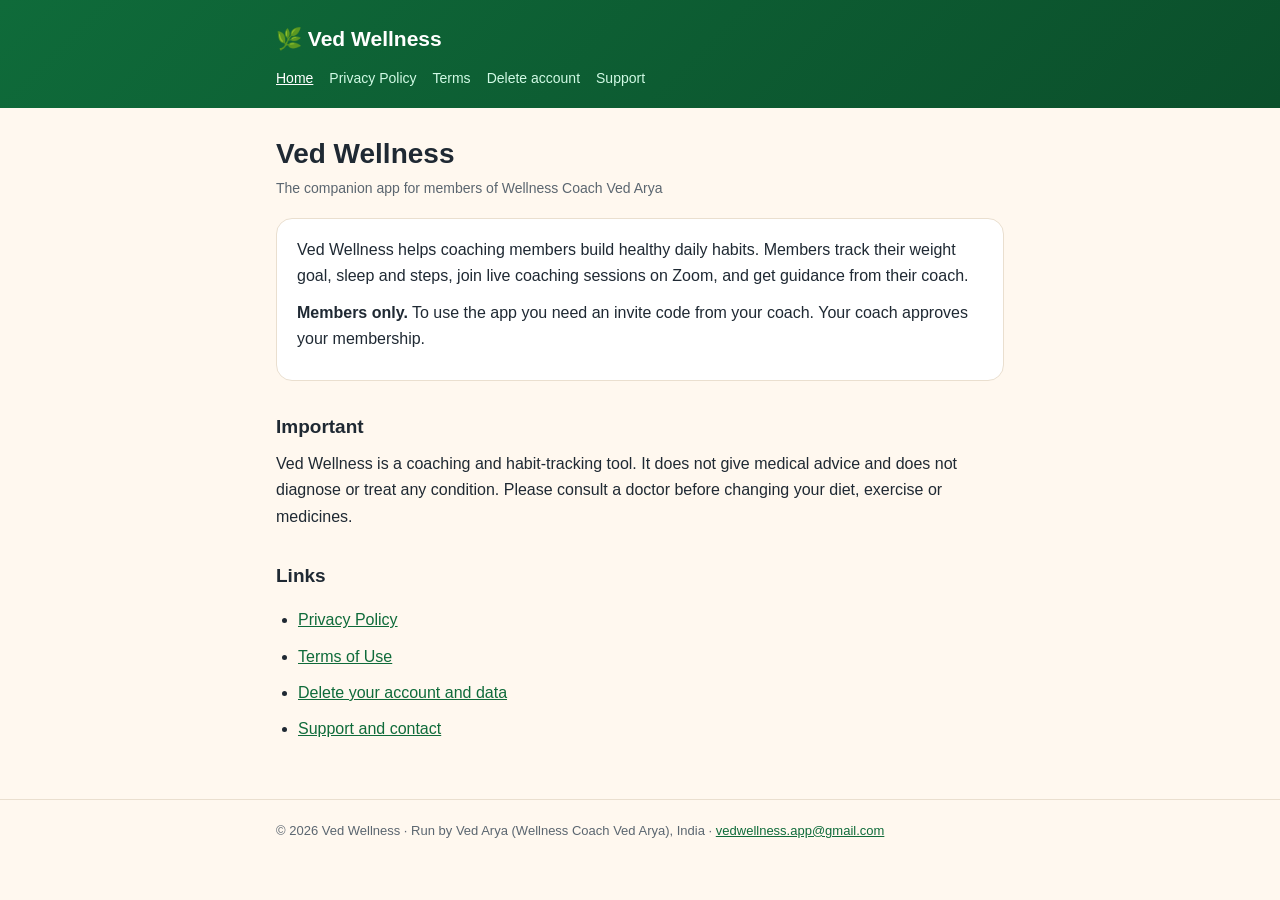
<file: index.html>
<!doctype html>
<html lang="en">
<head>
<meta charset="utf-8">
<meta name="viewport" content="width=device-width, initial-scale=1">
<link rel="stylesheet" href="style.css">
<title>Ved Wellness</title>
<meta name="description" content="Ved Wellness is the companion app for members of Wellness Coach Ved Arya.">
</head>
<body>
<header><div class="wrap">
<a class="brand" href="index.html" aria-current="page">🌿 Ved Wellness</a>
<nav><a href="index.html" aria-current="page">Home</a><a href="privacy.html">Privacy Policy</a><a href="terms.html">Terms</a><a href="delete-account.html">Delete account</a><a href="support.html">Support</a></nav>
</div></header>
<main><div class="wrap">

<h1>Ved Wellness</h1>
<p class="muted">The companion app for members of Wellness Coach Ved Arya</p>
<div class="card">
<p>Ved Wellness helps coaching members build healthy daily habits. Members track their weight goal, sleep and steps, join live coaching sessions on Zoom, and get guidance from their coach.</p>
<p><strong>Members only.</strong> To use the app you need an invite code from your coach. Your coach approves your membership.</p>
</div>
<h2>Important</h2>
<p>Ved Wellness is a coaching and habit-tracking tool. It does not give medical advice and does not diagnose or treat any condition. Please consult a doctor before changing your diet, exercise or medicines.</p>
<h2>Links</h2>
<ul>
<li><a href="privacy.html">Privacy Policy</a></li>
<li><a href="terms.html">Terms of Use</a></li>
<li><a href="delete-account.html">Delete your account and data</a></li>
<li><a href="support.html">Support and contact</a></li>
</ul>

</div></main>
<footer><div class="wrap">© 2026 Ved Wellness · Run by Ved Arya (Wellness Coach Ved Arya), India · <a href="mailto:vedwellness.app@gmail.com">vedwellness.app@gmail.com</a></div></footer>
</body>
</html>
</file>
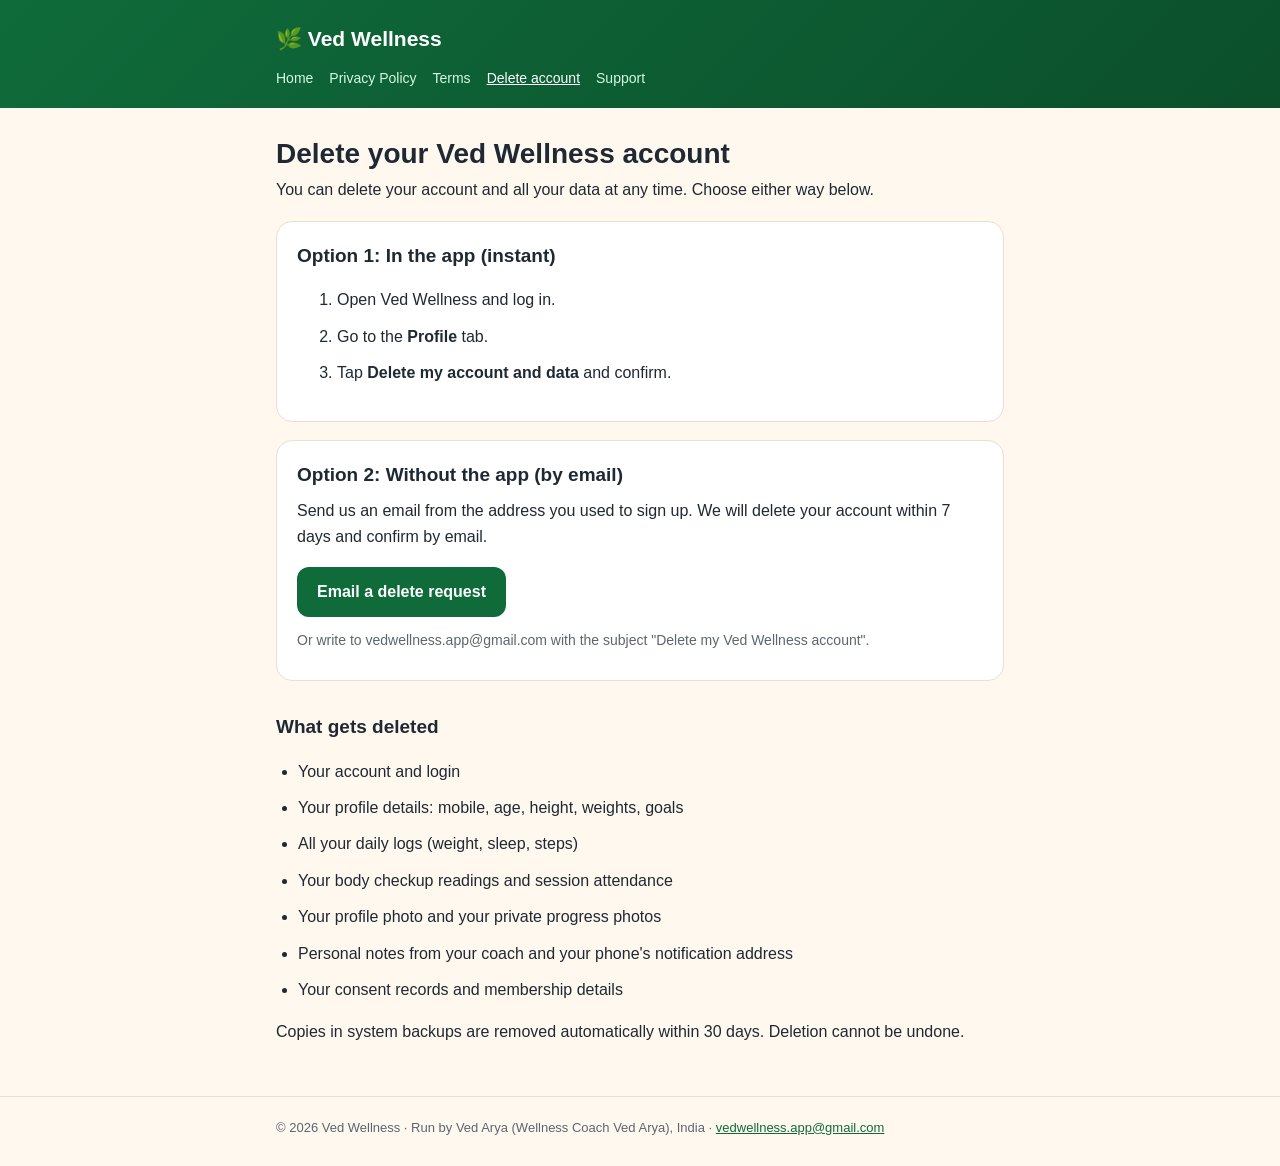
<file: delete-account.html>
<!doctype html>
<html lang="en">
<head>
<meta charset="utf-8">
<meta name="viewport" content="width=device-width, initial-scale=1">
<link rel="stylesheet" href="style.css">
<title>Delete your account · Ved Wellness</title>
<meta name="description" content="How to delete your Ved Wellness account and data.">
</head>
<body>
<header><div class="wrap">
<a class="brand" href="index.html">🌿 Ved Wellness</a>
<nav><a href="index.html">Home</a><a href="privacy.html">Privacy Policy</a><a href="terms.html">Terms</a><a href="delete-account.html" aria-current="page">Delete account</a><a href="support.html">Support</a></nav>
</div></header>
<main><div class="wrap">

<h1>Delete your Ved Wellness account</h1>
<p>You can delete your account and all your data at any time. Choose either way below.</p>

<div class="card">
<h2 style="margin-top:0">Option 1: In the app (instant)</h2>
<ol>
<li>Open Ved Wellness and log in.</li>
<li>Go to the <strong>Profile</strong> tab.</li>
<li>Tap <strong>Delete my account and data</strong> and confirm.</li>
</ol>
</div>

<div class="card">
<h2 style="margin-top:0">Option 2: Without the app (by email)</h2>
<p>Send us an email from the address you used to sign up. We will delete your account within 7 days and confirm by email.</p>
<a class="btn" href="mailto:vedwellness.app@gmail.com?subject=Delete%20my%20Ved%20Wellness%20account&body=Please%20delete%20my%20Ved%20Wellness%20account%20and%20all%20my%20data.%0AMy%20account%20email%3A%20">Email a delete request</a>
<p class="muted" style="margin-top:12px">Or write to vedwellness.app@gmail.com with the subject "Delete my Ved Wellness account".</p>
</div>

<h2>What gets deleted</h2>
<ul>
<li>Your account and login</li>
<li>Your profile details: mobile, age, height, weights, goals</li>
<li>All your daily logs (weight, sleep, steps)</li>
<li>Your body checkup readings and session attendance</li>
<li>Your profile photo and your private progress photos</li>
<li>Personal notes from your coach and your phone's notification address</li>
<li>Your consent records and membership details</li>
</ul>
<p>Copies in system backups are removed automatically within 30 days. Deletion cannot be undone.</p>

</div></main>
<footer><div class="wrap">© 2026 Ved Wellness · Run by Ved Arya (Wellness Coach Ved Arya), India · <a href="mailto:vedwellness.app@gmail.com">vedwellness.app@gmail.com</a></div></footer>
</body>
</html>
</file>
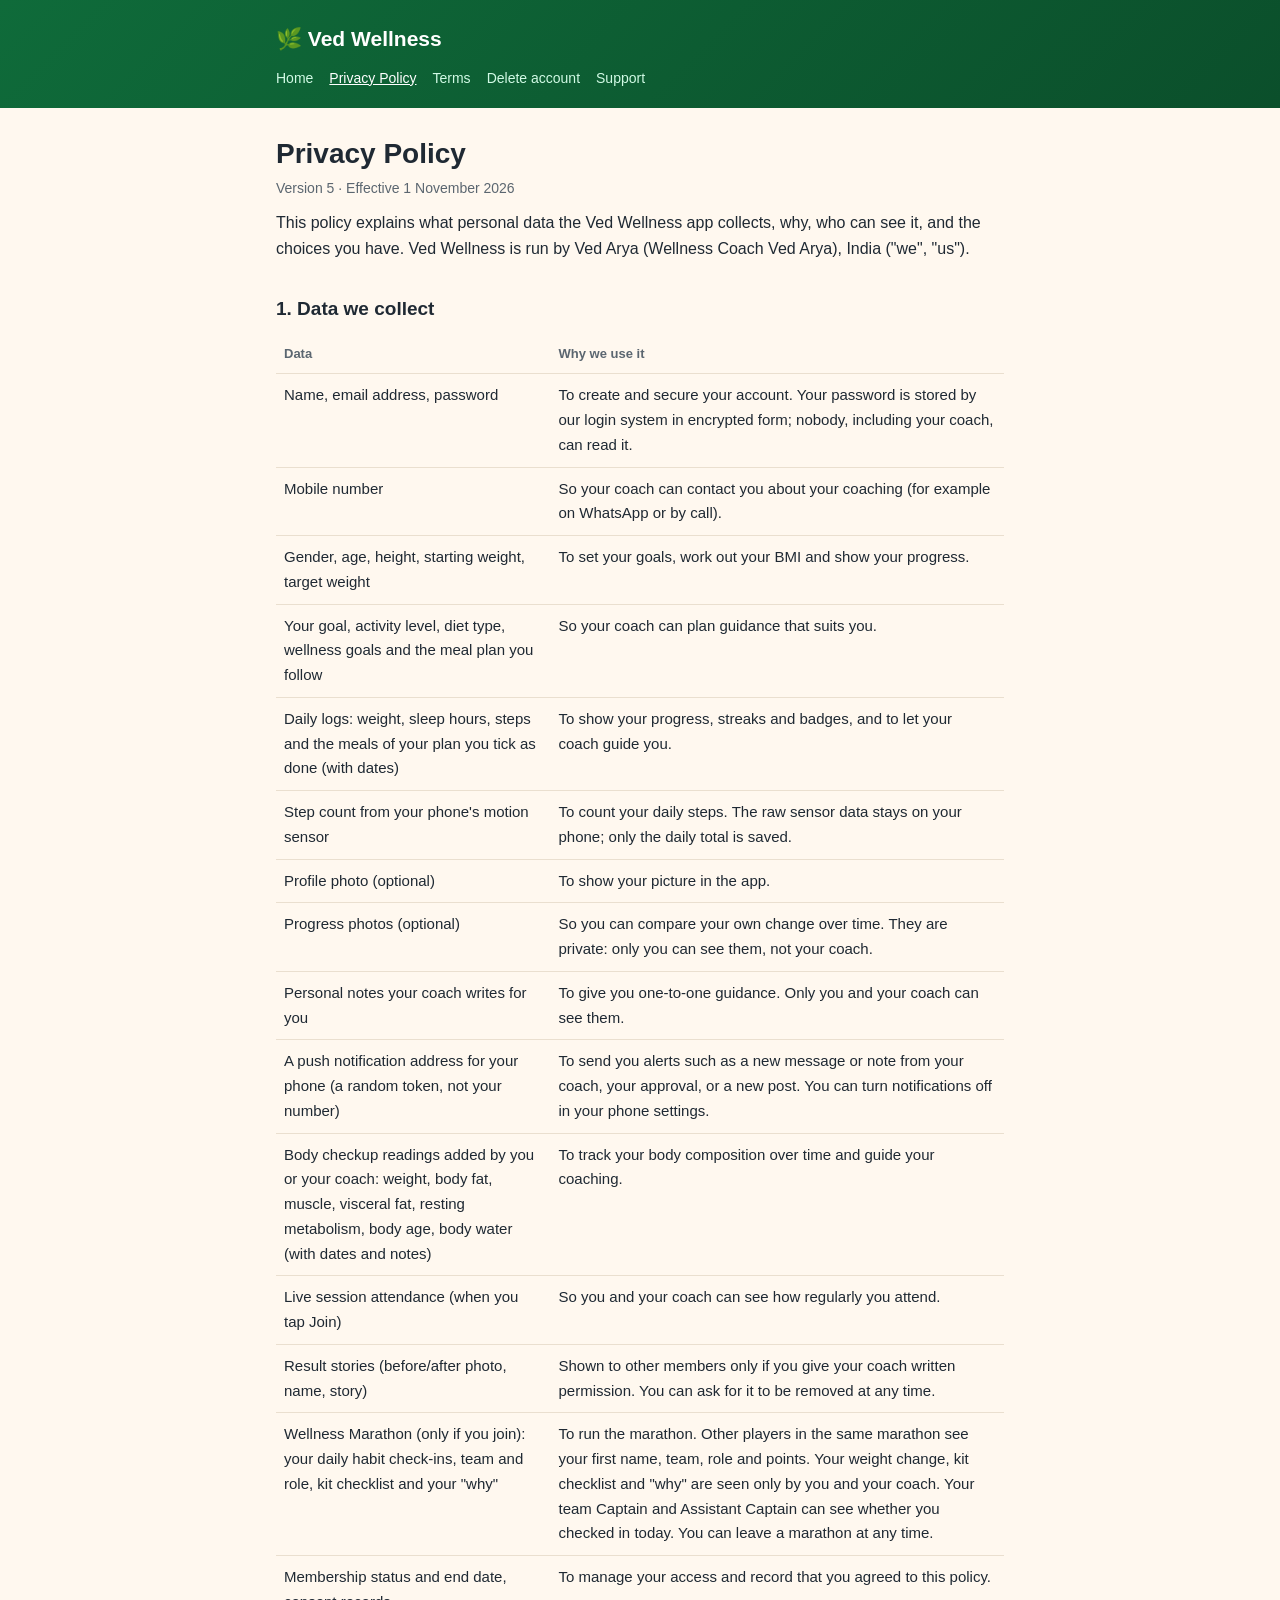
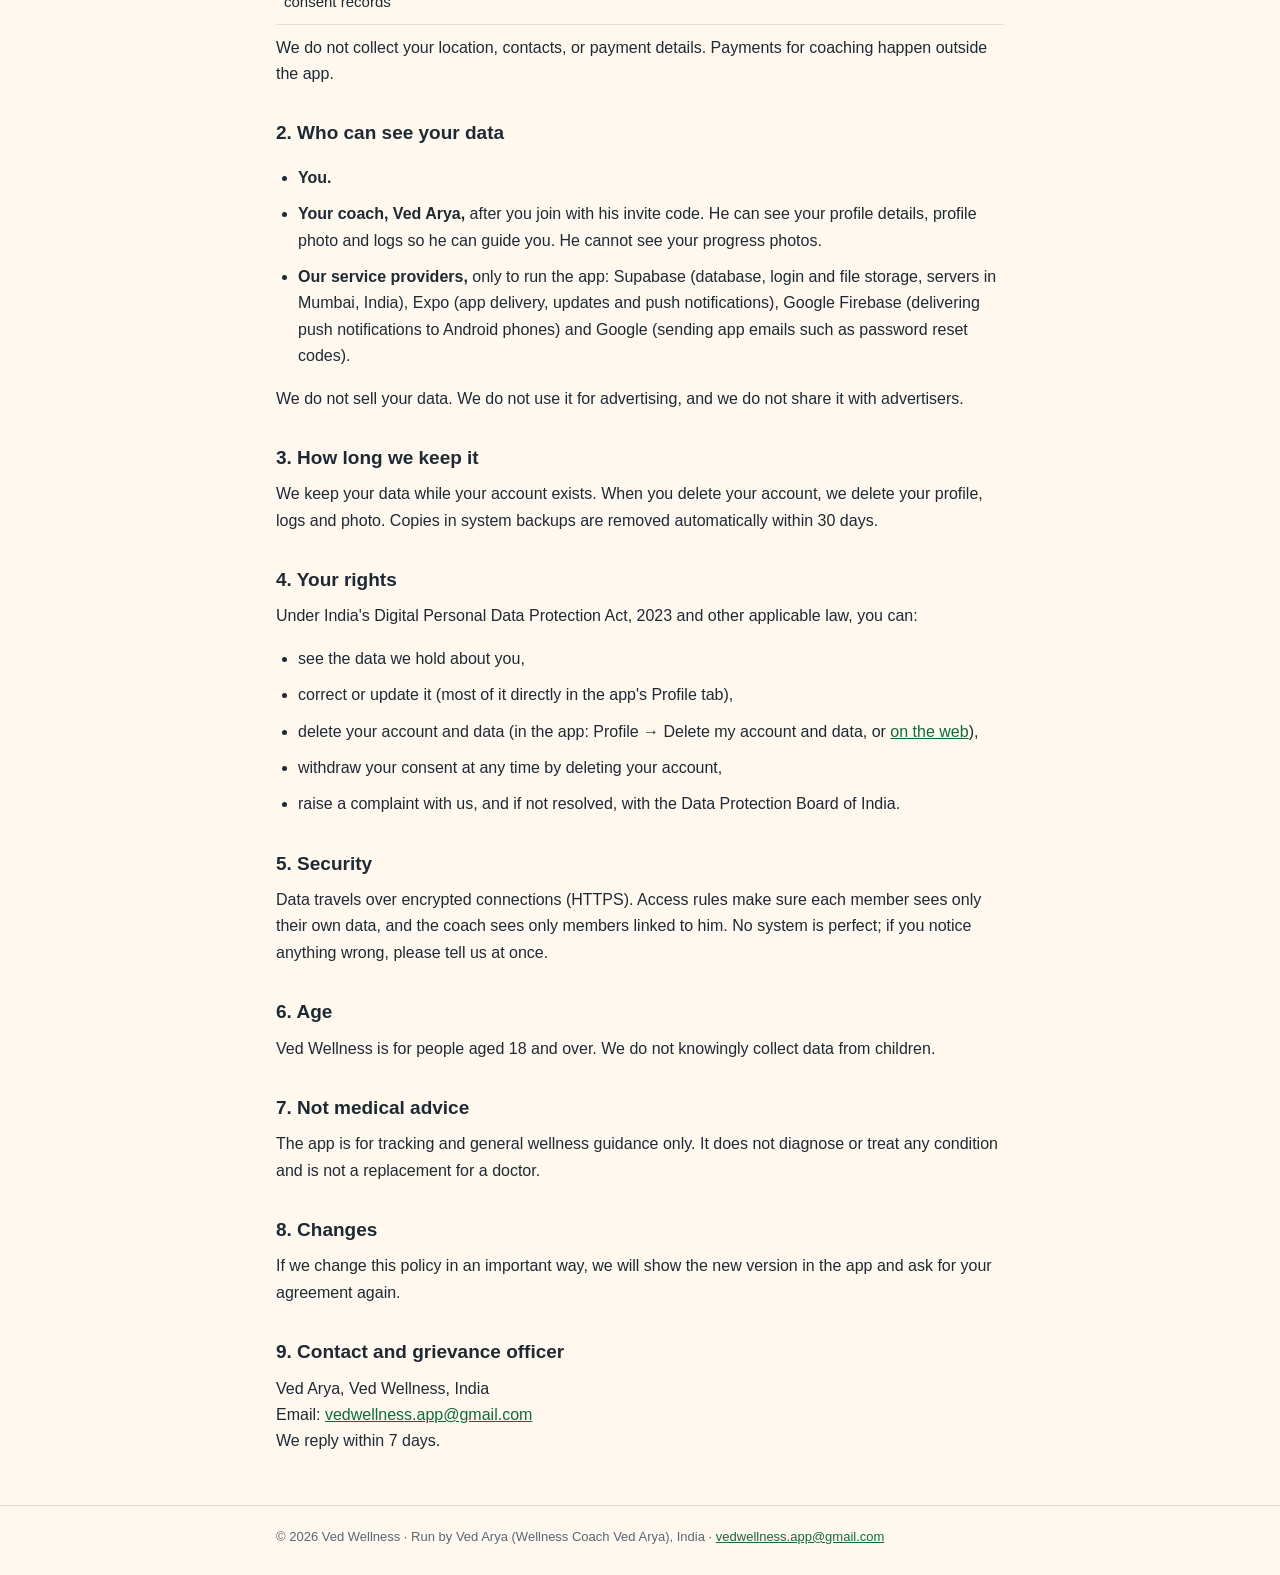
<file: privacy.html>
<!doctype html>
<html lang="en">
<head>
<meta charset="utf-8">
<meta name="viewport" content="width=device-width, initial-scale=1">
<link rel="stylesheet" href="style.css">
<title>Privacy Policy · Ved Wellness</title>
<meta name="description" content="How Ved Wellness collects, uses and protects your personal data.">
</head>
<body>
<header><div class="wrap">
<a class="brand" href="index.html">🌿 Ved Wellness</a>
<nav><a href="index.html">Home</a><a href="privacy.html" aria-current="page">Privacy Policy</a><a href="terms.html">Terms</a><a href="delete-account.html">Delete account</a><a href="support.html">Support</a></nav>
</div></header>
<main><div class="wrap">

<h1>Privacy Policy</h1>
<p class="muted">Version 5 · Effective 1 November 2026</p>
<p>This policy explains what personal data the Ved Wellness app collects, why, who can see it, and the choices you have. Ved Wellness is run by Ved Arya (Wellness Coach Ved Arya), India ("we", "us").</p>

<h2>1. Data we collect</h2>
<table>
<tr><th>Data</th><th>Why we use it</th></tr>
<tr><td>Name, email address, password</td><td>To create and secure your account. Your password is stored by our login system in encrypted form; nobody, including your coach, can read it.</td></tr>
<tr><td>Mobile number</td><td>So your coach can contact you about your coaching (for example on WhatsApp or by call).</td></tr>
<tr><td>Gender, age, height, starting weight, target weight</td><td>To set your goals, work out your BMI and show your progress.</td></tr>
<tr><td>Your goal, activity level, diet type, wellness goals and the meal plan you follow</td><td>So your coach can plan guidance that suits you.</td></tr>
<tr><td>Daily logs: weight, sleep hours, steps and the meals of your plan you tick as done (with dates)</td><td>To show your progress, streaks and badges, and to let your coach guide you.</td></tr>
<tr><td>Step count from your phone's motion sensor</td><td>To count your daily steps. The raw sensor data stays on your phone; only the daily total is saved.</td></tr>
<tr><td>Profile photo (optional)</td><td>To show your picture in the app.</td></tr>
<tr><td>Progress photos (optional)</td><td>So you can compare your own change over time. They are private: only you can see them, not your coach.</td></tr>
<tr><td>Personal notes your coach writes for you</td><td>To give you one-to-one guidance. Only you and your coach can see them.</td></tr>
<tr><td>A push notification address for your phone (a random token, not your number)</td><td>To send you alerts such as a new message or note from your coach, your approval, or a new post. You can turn notifications off in your phone settings.</td></tr>
<tr><td>Body checkup readings added by you or your coach: weight, body fat, muscle, visceral fat, resting metabolism, body age, body water (with dates and notes)</td><td>To track your body composition over time and guide your coaching.</td></tr>
<tr><td>Live session attendance (when you tap Join)</td><td>So you and your coach can see how regularly you attend.</td></tr>
<tr><td>Result stories (before/after photo, name, story)</td><td>Shown to other members only if you give your coach written permission. You can ask for it to be removed at any time.</td></tr>
<tr><td>Wellness Marathon (only if you join): your daily habit check-ins, team and role, kit checklist and your "why"</td><td>To run the marathon. Other players in the same marathon see your first name, team, role and points. Your weight change, kit checklist and "why" are seen only by you and your coach. Your team Captain and Assistant Captain can see whether you checked in today. You can leave a marathon at any time.</td></tr>
<tr><td>Membership status and end date, consent records</td><td>To manage your access and record that you agreed to this policy.</td></tr>
</table>
<p>We do not collect your location, contacts, or payment details. Payments for coaching happen outside the app.</p>

<h2>2. Who can see your data</h2>
<ul>
<li><strong>You.</strong></li>
<li><strong>Your coach, Ved Arya,</strong> after you join with his invite code. He can see your profile details, profile photo and logs so he can guide you. He cannot see your progress photos.</li>
<li><strong>Our service providers,</strong> only to run the app: Supabase (database, login and file storage, servers in Mumbai, India), Expo (app delivery, updates and push notifications), Google Firebase (delivering push notifications to Android phones) and Google (sending app emails such as password reset codes).</li>
</ul>
<p>We do not sell your data. We do not use it for advertising, and we do not share it with advertisers.</p>

<h2>3. How long we keep it</h2>
<p>We keep your data while your account exists. When you delete your account, we delete your profile, logs and photo. Copies in system backups are removed automatically within 30 days.</p>

<h2>4. Your rights</h2>
<p>Under India's Digital Personal Data Protection Act, 2023 and other applicable law, you can:</p>
<ul>
<li>see the data we hold about you,</li>
<li>correct or update it (most of it directly in the app's Profile tab),</li>
<li>delete your account and data (in the app: Profile → Delete my account and data, or <a href="delete-account.html">on the web</a>),</li>
<li>withdraw your consent at any time by deleting your account,</li>
<li>raise a complaint with us, and if not resolved, with the Data Protection Board of India.</li>
</ul>

<h2>5. Security</h2>
<p>Data travels over encrypted connections (HTTPS). Access rules make sure each member sees only their own data, and the coach sees only members linked to him. No system is perfect; if you notice anything wrong, please tell us at once.</p>

<h2>6. Age</h2>
<p>Ved Wellness is for people aged 18 and over. We do not knowingly collect data from children.</p>

<h2>7. Not medical advice</h2>
<p>The app is for tracking and general wellness guidance only. It does not diagnose or treat any condition and is not a replacement for a doctor.</p>

<h2>8. Changes</h2>
<p>If we change this policy in an important way, we will show the new version in the app and ask for your agreement again.</p>

<h2>9. Contact and grievance officer</h2>
<p>Ved Arya, Ved Wellness, India<br>Email: <a href="mailto:vedwellness.app@gmail.com">vedwellness.app@gmail.com</a><br>We reply within 7 days.</p>

</div></main>
<footer><div class="wrap">© 2026 Ved Wellness · Run by Ved Arya (Wellness Coach Ved Arya), India · <a href="mailto:vedwellness.app@gmail.com">vedwellness.app@gmail.com</a></div></footer>
</body>
</html>
</file>
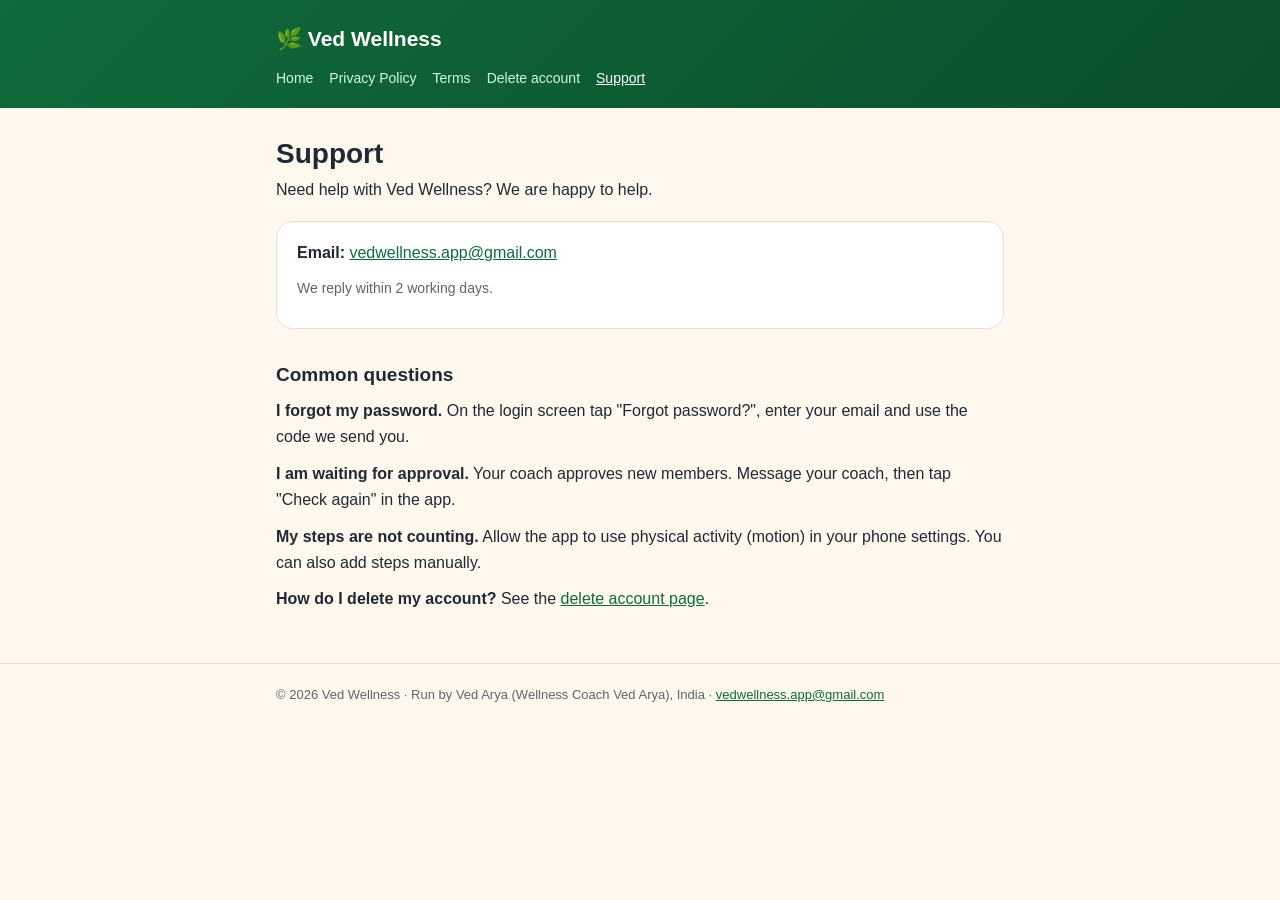
<file: support.html>
<!doctype html>
<html lang="en">
<head>
<meta charset="utf-8">
<meta name="viewport" content="width=device-width, initial-scale=1">
<link rel="stylesheet" href="style.css">
<title>Support · Ved Wellness</title>
<meta name="description" content="Get help with the Ved Wellness app.">
</head>
<body>
<header><div class="wrap">
<a class="brand" href="index.html">🌿 Ved Wellness</a>
<nav><a href="index.html">Home</a><a href="privacy.html">Privacy Policy</a><a href="terms.html">Terms</a><a href="delete-account.html">Delete account</a><a href="support.html" aria-current="page">Support</a></nav>
</div></header>
<main><div class="wrap">

<h1>Support</h1>
<p>Need help with Ved Wellness? We are happy to help.</p>
<div class="card">
<p><strong>Email:</strong> <a href="mailto:vedwellness.app@gmail.com">vedwellness.app@gmail.com</a></p>
<p class="muted">We reply within 2 working days.</p>
</div>
<h2>Common questions</h2>
<p><strong>I forgot my password.</strong> On the login screen tap "Forgot password?", enter your email and use the code we send you.</p>
<p><strong>I am waiting for approval.</strong> Your coach approves new members. Message your coach, then tap "Check again" in the app.</p>
<p><strong>My steps are not counting.</strong> Allow the app to use physical activity (motion) in your phone settings. You can also add steps manually.</p>
<p><strong>How do I delete my account?</strong> See the <a href="delete-account.html">delete account page</a>.</p>

</div></main>
<footer><div class="wrap">© 2026 Ved Wellness · Run by Ved Arya (Wellness Coach Ved Arya), India · <a href="mailto:vedwellness.app@gmail.com">vedwellness.app@gmail.com</a></div></footer>
</body>
</html>
</file>
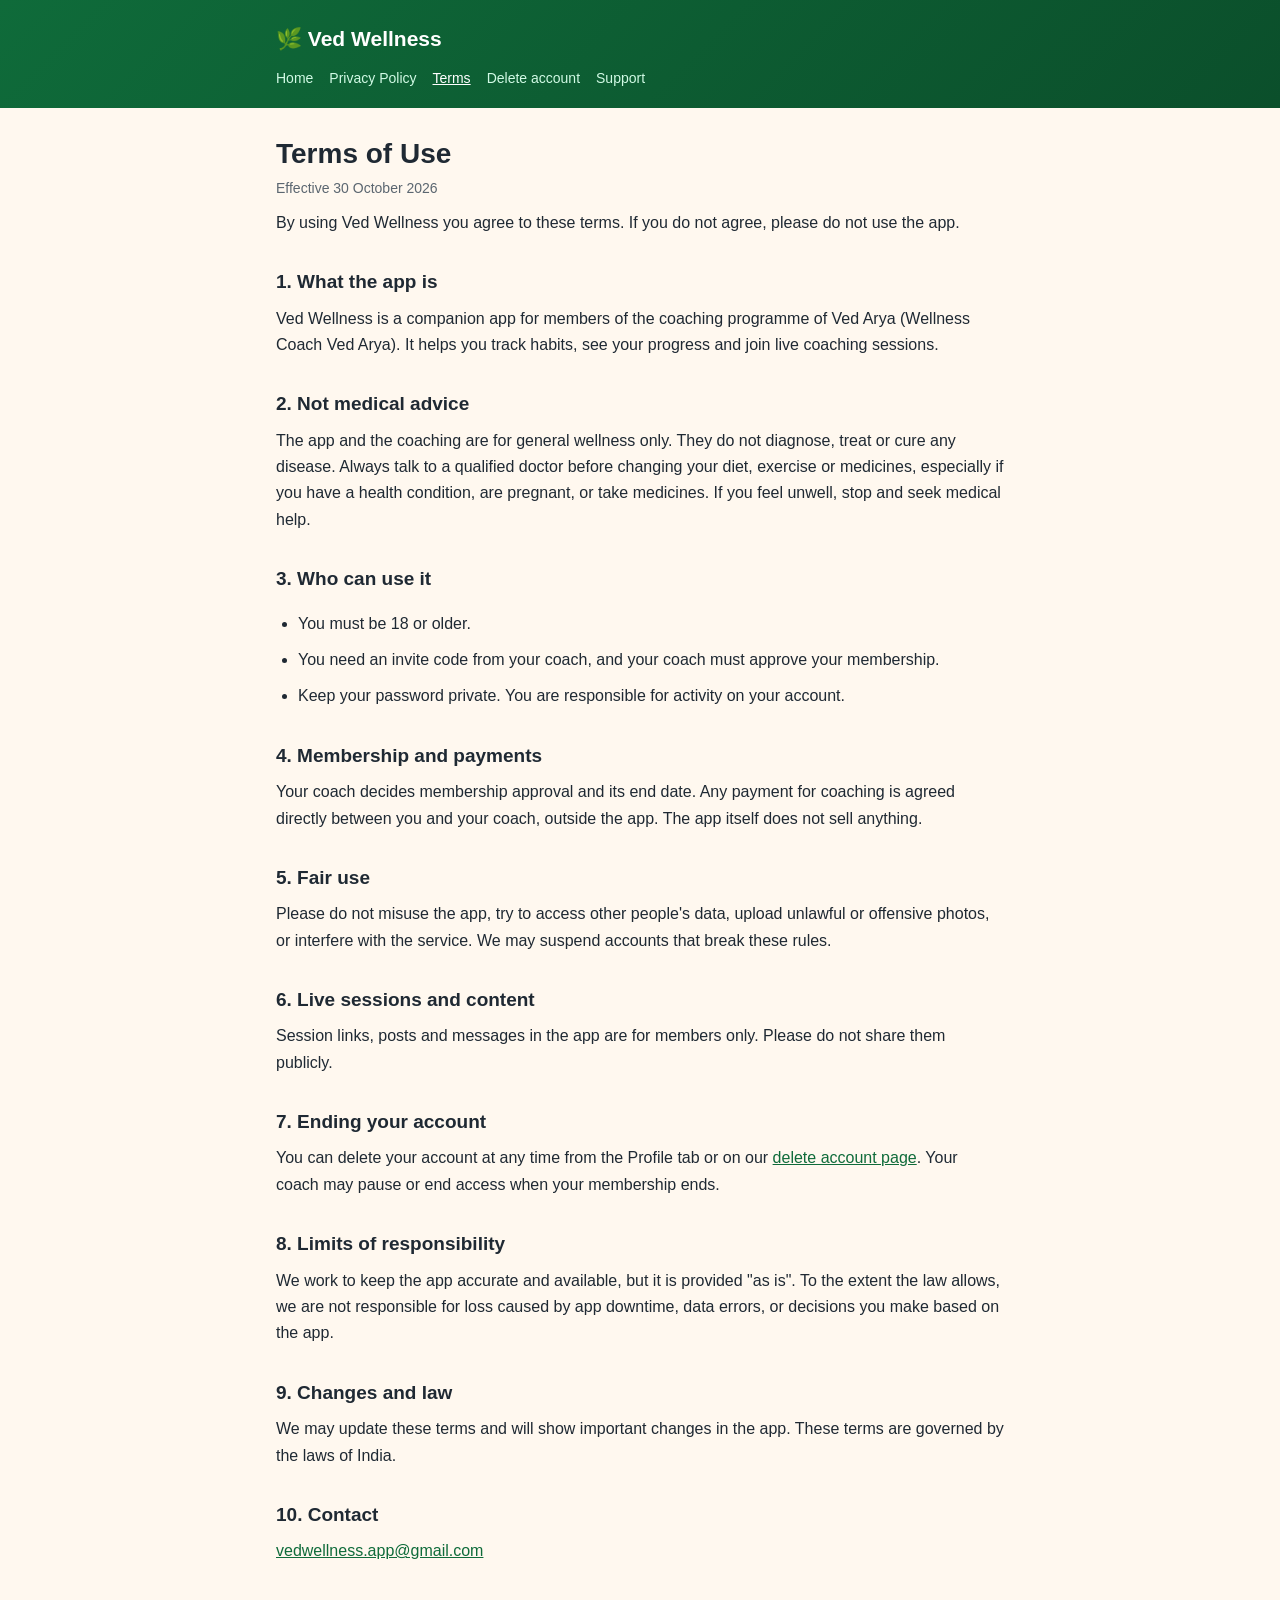
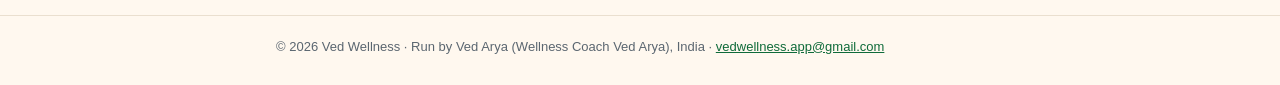
<file: terms.html>
<!doctype html>
<html lang="en">
<head>
<meta charset="utf-8">
<meta name="viewport" content="width=device-width, initial-scale=1">
<link rel="stylesheet" href="style.css">
<title>Terms of Use · Ved Wellness</title>
<meta name="description" content="Terms for using the Ved Wellness app.">
</head>
<body>
<header><div class="wrap">
<a class="brand" href="index.html">🌿 Ved Wellness</a>
<nav><a href="index.html">Home</a><a href="privacy.html">Privacy Policy</a><a href="terms.html" aria-current="page">Terms</a><a href="delete-account.html">Delete account</a><a href="support.html">Support</a></nav>
</div></header>
<main><div class="wrap">

<h1>Terms of Use</h1>
<p class="muted">Effective 30 October 2026</p>
<p>By using Ved Wellness you agree to these terms. If you do not agree, please do not use the app.</p>

<h2>1. What the app is</h2>
<p>Ved Wellness is a companion app for members of the coaching programme of Ved Arya (Wellness Coach Ved Arya). It helps you track habits, see your progress and join live coaching sessions.</p>

<h2>2. Not medical advice</h2>
<p>The app and the coaching are for general wellness only. They do not diagnose, treat or cure any disease. Always talk to a qualified doctor before changing your diet, exercise or medicines, especially if you have a health condition, are pregnant, or take medicines. If you feel unwell, stop and seek medical help.</p>

<h2>3. Who can use it</h2>
<ul>
<li>You must be 18 or older.</li>
<li>You need an invite code from your coach, and your coach must approve your membership.</li>
<li>Keep your password private. You are responsible for activity on your account.</li>
</ul>

<h2>4. Membership and payments</h2>
<p>Your coach decides membership approval and its end date. Any payment for coaching is agreed directly between you and your coach, outside the app. The app itself does not sell anything.</p>

<h2>5. Fair use</h2>
<p>Please do not misuse the app, try to access other people's data, upload unlawful or offensive photos, or interfere with the service. We may suspend accounts that break these rules.</p>

<h2>6. Live sessions and content</h2>
<p>Session links, posts and messages in the app are for members only. Please do not share them publicly.</p>

<h2>7. Ending your account</h2>
<p>You can delete your account at any time from the Profile tab or on our <a href="delete-account.html">delete account page</a>. Your coach may pause or end access when your membership ends.</p>

<h2>8. Limits of responsibility</h2>
<p>We work to keep the app accurate and available, but it is provided "as is". To the extent the law allows, we are not responsible for loss caused by app downtime, data errors, or decisions you make based on the app.</p>

<h2>9. Changes and law</h2>
<p>We may update these terms and will show important changes in the app. These terms are governed by the laws of India.</p>

<h2>10. Contact</h2>
<p><a href="mailto:vedwellness.app@gmail.com">vedwellness.app@gmail.com</a></p>

</div></main>
<footer><div class="wrap">© 2026 Ved Wellness · Run by Ved Arya (Wellness Coach Ved Arya), India · <a href="mailto:vedwellness.app@gmail.com">vedwellness.app@gmail.com</a></div></footer>
</body>
</html>
</file>
<file: style.css>
:root{--green:#0F6B3A;--bg:#FFF8EF;--text:#1F2933;--muted:#5B6670;--card:#FFFFFF;--line:#EADFCF}
@media (prefers-color-scheme:dark){:root{--green:#4ADE80;--bg:#0F1512;--text:#E8EDEA;--muted:#9AA6A0;--card:#18201C;--line:#2A332E}}
*{box-sizing:border-box}
body{margin:0;font-family:-apple-system,BlinkMacSystemFont,"Segoe UI",Roboto,Helvetica,Arial,sans-serif;background:var(--bg);color:var(--text);line-height:1.65;font-size:16px}
.wrap{max-width:760px;margin:0 auto;padding:0 16px}
header{background:linear-gradient(135deg,#0F6B3A,#0B4F2B);color:#fff;padding:22px 0 18px}
.brand{color:#fff;text-decoration:none;font-weight:800;font-size:21px;display:inline-flex;align-items:center;gap:8px}
nav{margin-top:10px;display:flex;flex-wrap:wrap;gap:6px 16px}
nav a{color:#D1FAE5;font-size:14px;text-decoration:none}
nav a:hover,nav a[aria-current]{color:#fff;text-decoration:underline}
main{padding:28px 0 40px}
h1{font-size:28px;line-height:1.25;margin:0 0 6px}
h2{font-size:19px;margin:30px 0 8px}
p,li{margin:0 0 10px}
ul{padding-left:22px}
a{color:var(--green)}
.muted{color:var(--muted);font-size:14px}
.card{background:var(--card);border:1px solid var(--line);border-radius:16px;padding:18px 20px;margin:18px 0}
.btn{display:inline-block;background:#0F6B3A;color:#fff;padding:12px 20px;border-radius:12px;text-decoration:none;font-weight:700;margin-top:6px}
table{width:100%;border-collapse:collapse;font-size:15px;margin:10px 0}
th,td{text-align:left;padding:9px 8px;border-bottom:1px solid var(--line);vertical-align:top}
th{color:var(--muted);font-weight:600;font-size:13px}
footer{border-top:1px solid var(--line);padding:20px 0 28px;font-size:13px;color:var(--muted)}
</file>
